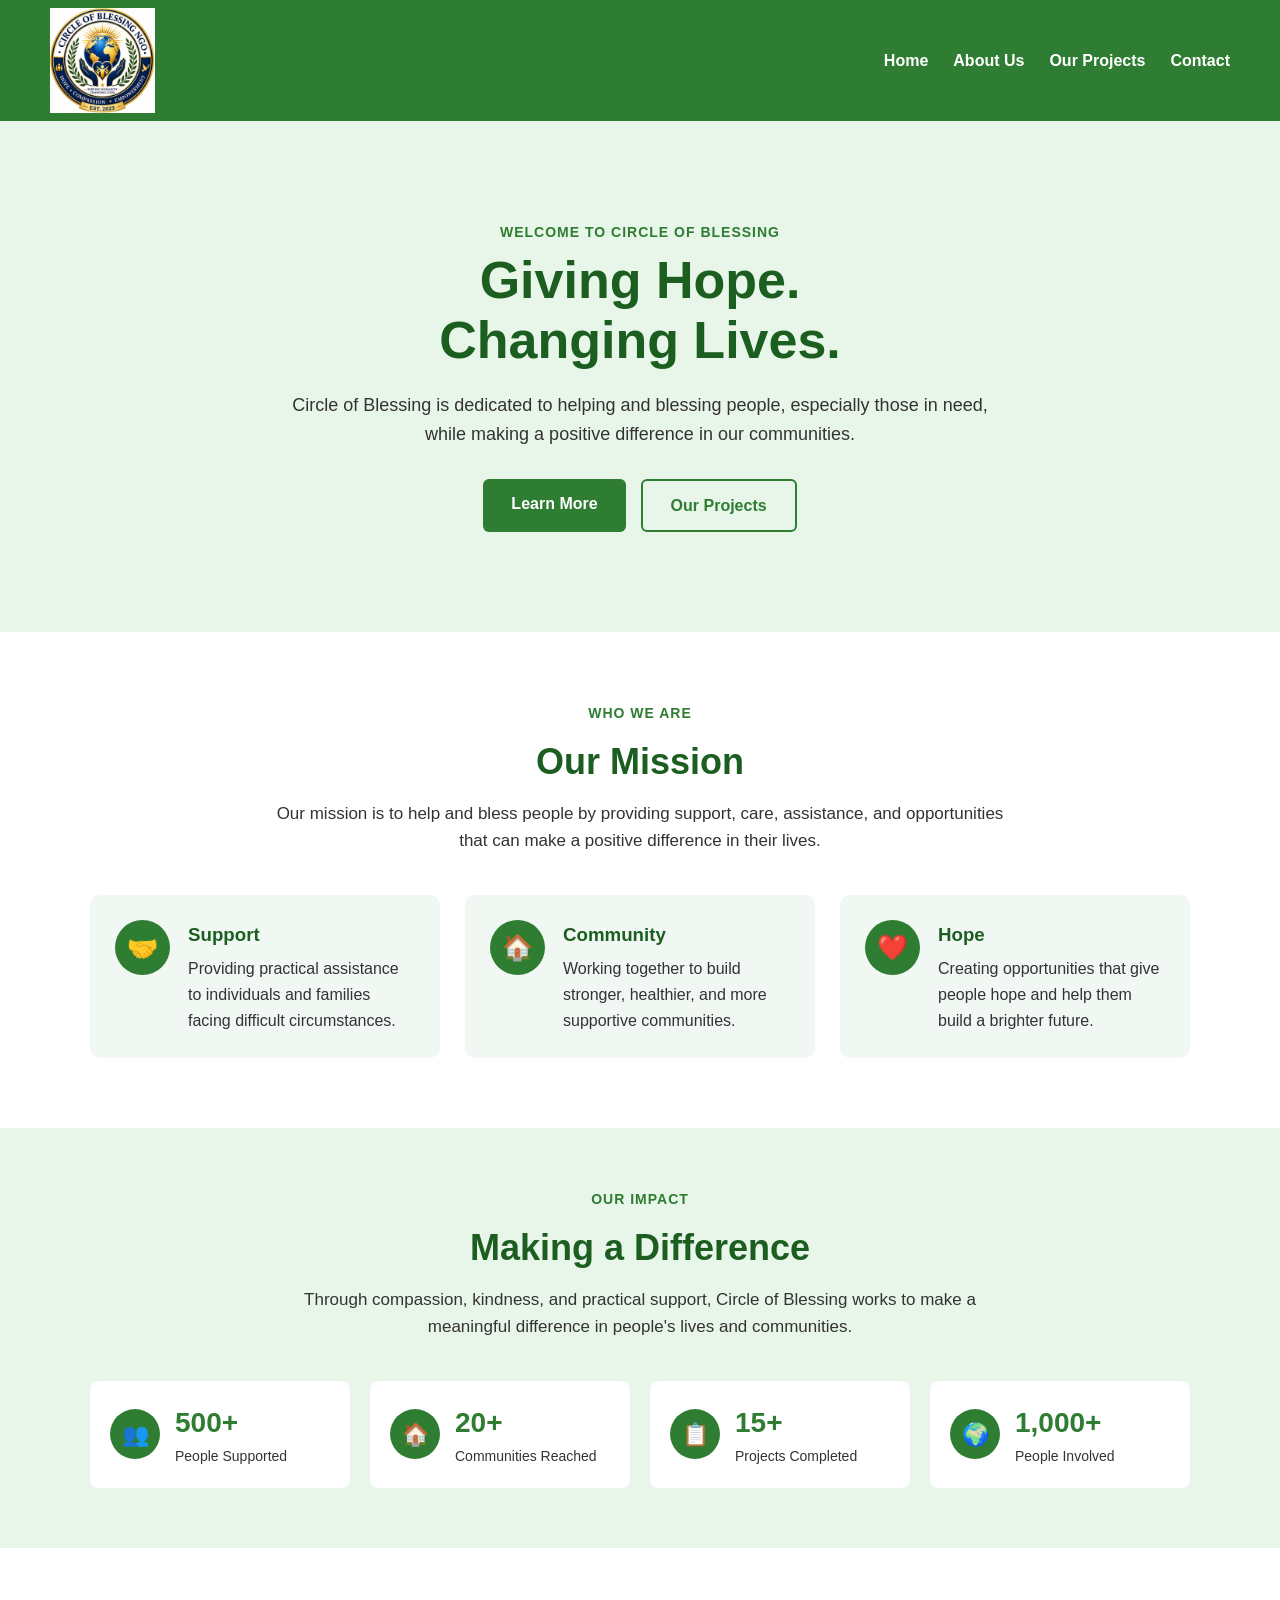
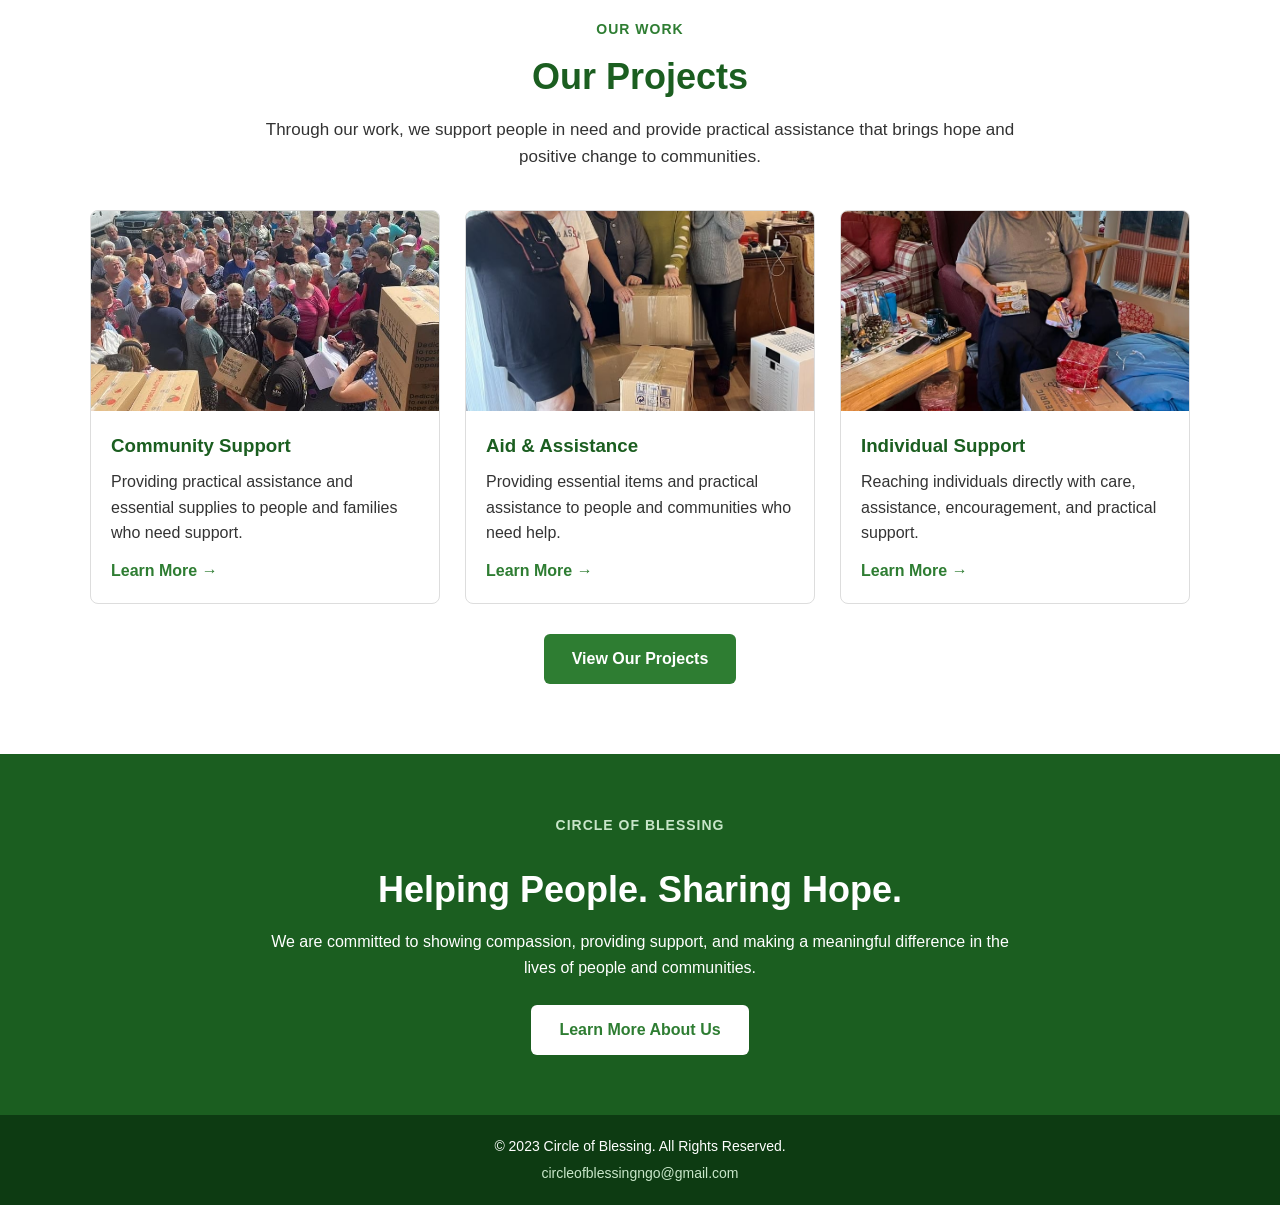
<file: index.html>
<!DOCTYPE html>
<html lang="en">
<head>
    <meta charset="UTF-8">
    <meta name="viewport" content="width=device-width, initial-scale=1.0">

    <meta name="description"
          content="Circle of Blessing is dedicated to helping and blessing people through compassion, support, and community service.">

    <title>Circle of Blessing | Helping People. Sharing Hope.</title>

    <link rel="stylesheet" href="css/style.css">
    <link rel="icon" type="image/png" href="images/logo.png">
</head>

<body>

<header>
    <nav class="navbar">

        <a href="index.html" class="logo">
            <img src="images/logo.png" alt="Circle of Blessing Logo">
        </a>

        <ul class="nav-links">
            <li><a href="index.html">Home</a></li>
            <li><a href="about.html">About Us</a></li>
            <li><a href="projects.html">Our Projects</a></li>
            <li><a href="contact.html">Contact</a></li>
        </ul>

    </nav>
</header>


<!-- HERO SECTION -->

<section class="hero">

    <div class="hero-content">

        <div class="hero-text">

            <p class="small-heading">
                WELCOME TO CIRCLE OF BLESSING
            </p>

            <h1>
                Giving Hope.<br>
                Changing Lives.
            </h1>

            <p>
                Circle of Blessing is dedicated to helping and blessing people,
                especially those in need, while making a positive difference
                in our communities.
            </p>

            <div class="hero-buttons">

                <a href="about.html" class="button">
                    Learn More
                </a>

                <a href="projects.html" class="button button-outline">
                    Our Projects
                </a>

            </div>

        </div>

    </div>

</section>


<!-- MISSION SECTION -->

<section class="mission-section">

    <div class="section-heading">

        <p class="small-heading">
            WHO WE ARE
        </p>

        <h2>
            Our Mission
        </h2>

        <p>
            Our mission is to help and bless people by providing support,
            care, assistance, and opportunities that can make a positive
            difference in their lives.
        </p>

    </div>


    <div class="mission-container">

        <div class="mission-card">

            <div class="mission-icon">
                🤝
            </div>

            <div>
                <h3>Support</h3>

                <p>
                    Providing practical assistance to individuals and
                    families facing difficult circumstances.
                </p>
            </div>

        </div>


        <div class="mission-card">

            <div class="mission-icon">
                🏠
            </div>

            <div>
                <h3>Community</h3>

                <p>
                    Working together to build stronger, healthier,
                    and more supportive communities.
                </p>
            </div>

        </div>


        <div class="mission-card">

            <div class="mission-icon">
                ❤️
            </div>

            <div>
                <h3>Hope</h3>

                <p>
                    Creating opportunities that give people hope
                    and help them build a brighter future.
                </p>
            </div>

        </div>

    </div>

</section>


<!-- IMPACT SECTION -->

<section class="impact-section">

    <div class="section-heading">

        <p class="small-heading">
            OUR IMPACT
        </p>

        <h2>
            Making a Difference
        </h2>

        <p>
            Through compassion, kindness, and practical support,
            Circle of Blessing works to make a meaningful difference
            in people's lives and communities.
        </p>

    </div>


    <div class="impact-container">

        <div class="impact-card">

            <div class="impact-icon">
                👥
            </div>

            <div>
                <h3>500+</h3>
                <p>People Supported</p>
            </div>

        </div>


        <div class="impact-card">

            <div class="impact-icon">
                🏠
            </div>

            <div>
                <h3>20+</h3>
                <p>Communities Reached</p>
            </div>

        </div>


        <div class="impact-card">

            <div class="impact-icon">
                📋
            </div>

            <div>
                <h3>15+</h3>
                <p>Projects Completed</p>
            </div>

        </div>


        <div class="impact-card">

            <div class="impact-icon">
                🌍
            </div>

            <div>
                <h3>1,000+</h3>
                <p>People Involved</p>
            </div>

        </div>

    </div>

</section>


<!-- PROJECTS SECTION -->

<section class="projects-section">

    <div class="section-heading">

        <p class="small-heading">
            OUR WORK
        </p>

        <h2>
            Our Projects
        </h2>

        <p>
            Through our work, we support people in need and provide
            practical assistance that brings hope and positive change
            to communities.
        </p>

    </div>


    <div class="projects-container">


        <!-- PROJECT 1 -->

        <div class="project-card">

            <img src="images/community-support.jpg"
                 alt="Community support project">

            <div class="project-content">

                <h3>
                    Community Support
                </h3>

                <p>
                    Providing practical assistance and essential
                    supplies to people and families who need support.
                </p>

                <a href="projects.html">
                    Learn More →
                </a>

            </div>

        </div>


        <!-- PROJECT 2 -->

        <div class="project-card">

            <img src="images/donations.jpg"
                 alt="Aid and assistance project">

            <div class="project-content">

                <h3>
                    Aid & Assistance
                </h3>

                <p>
                    Providing essential items and practical assistance
                    to people and communities who need help.
                </p>

                <a href="projects.html">
                    Learn More →
                </a>

            </div>

        </div>


        <!-- PROJECT 3 -->

        <div class="project-card">

            <img src="images/individual-support.jpg"
                 alt="Individual support project">

            <div class="project-content">

                <h3>
                    Individual Support
                </h3>

                <p>
                    Reaching individuals directly with care, assistance,
                    encouragement, and practical support.
                </p>

                <a href="projects.html">
                    Learn More →
                </a>

            </div>

        </div>

    </div>


    <div class="projects-button">

        <a href="projects.html" class="button">
            View Our Projects
        </a>

    </div>

</section>


<!-- CALL TO ACTION -->

<section class="cta-section">

    <div class="cta-content">

        <p class="small-heading">
            CIRCLE OF BLESSING
        </p>

        <h2>
            Helping People. Sharing Hope.
        </h2>

        <p>
            We are committed to showing compassion, providing support,
            and making a meaningful difference in the lives of people
            and communities.
        </p>

        <a href="about.html" class="button cta-button">
            Learn More About Us
        </a>

    </div>

</section>


<!-- FOOTER -->

<footer>

    <p>
        &copy; 2023 Circle of Blessing. All Rights Reserved.
    </p>

    <p class="footer-website">
        circleofblessingngo@gmail.com
    </p>

</footer>

</body>
</html>
</file>
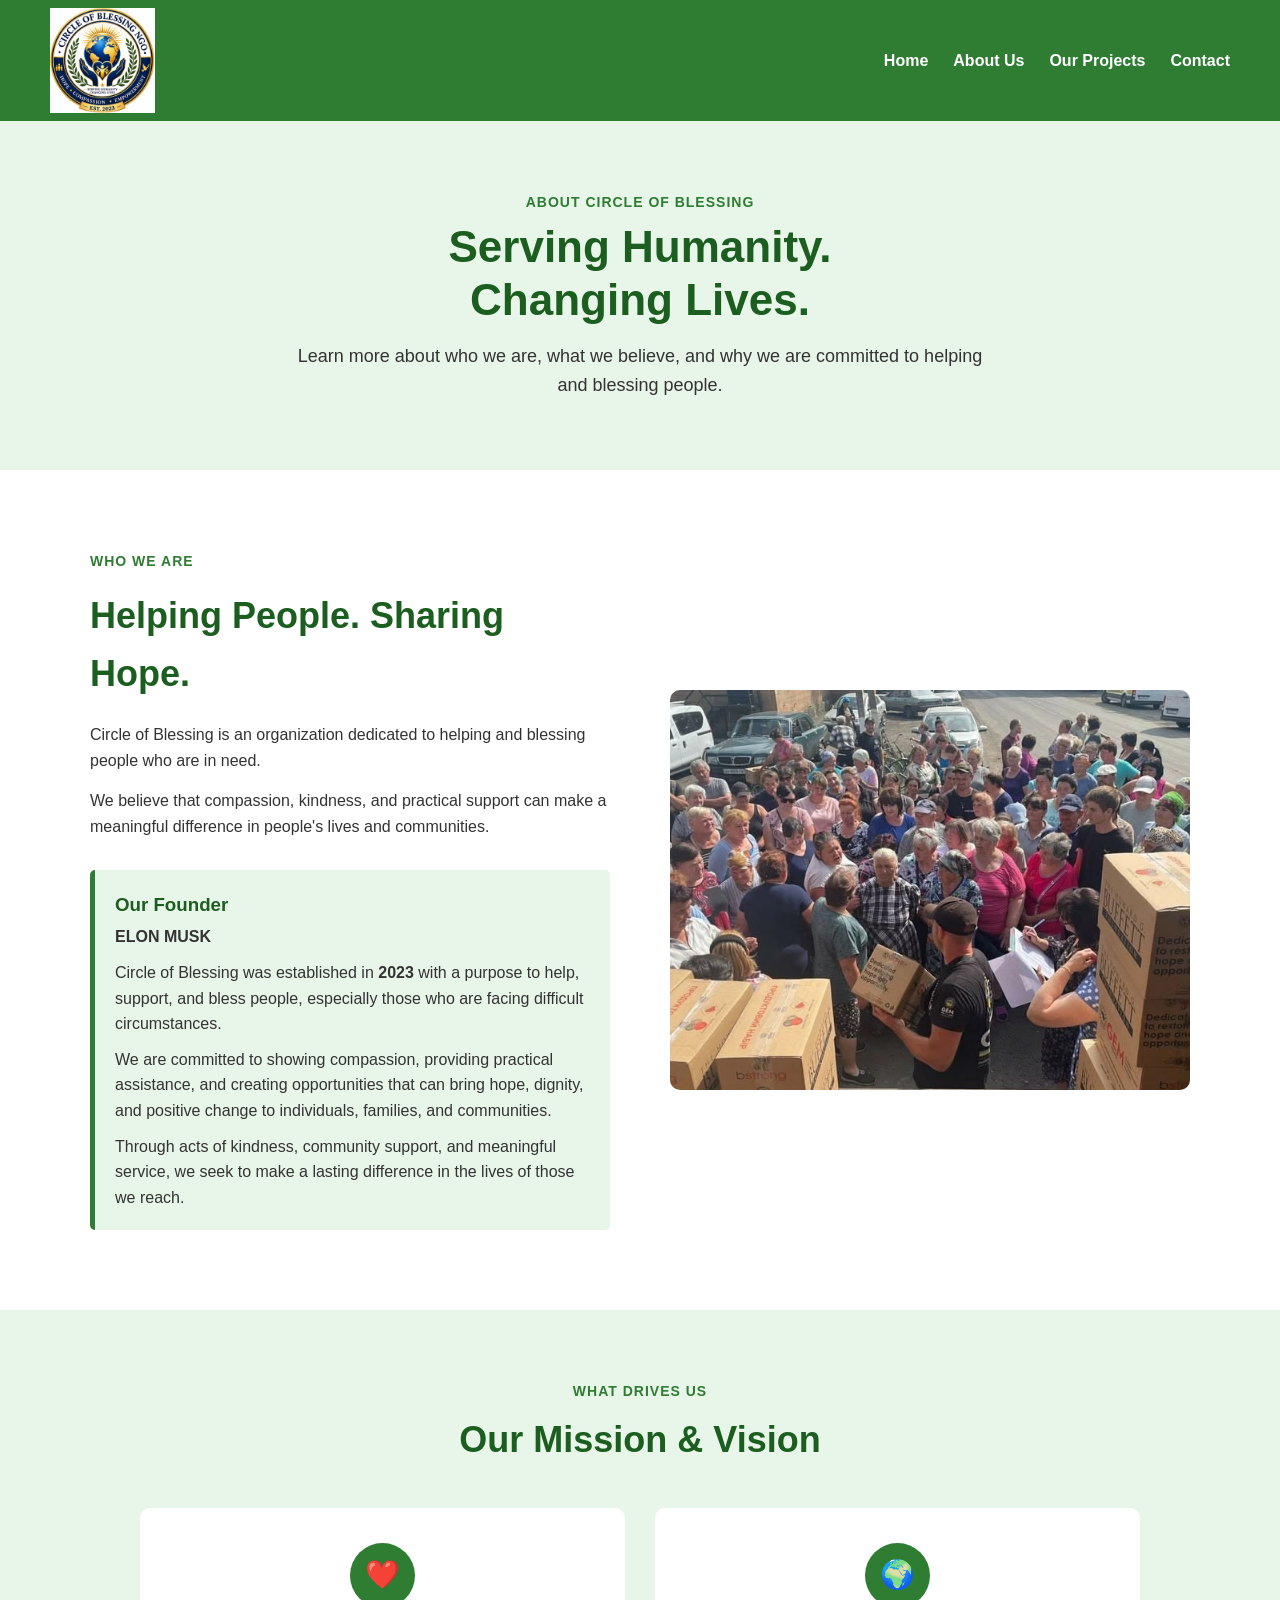
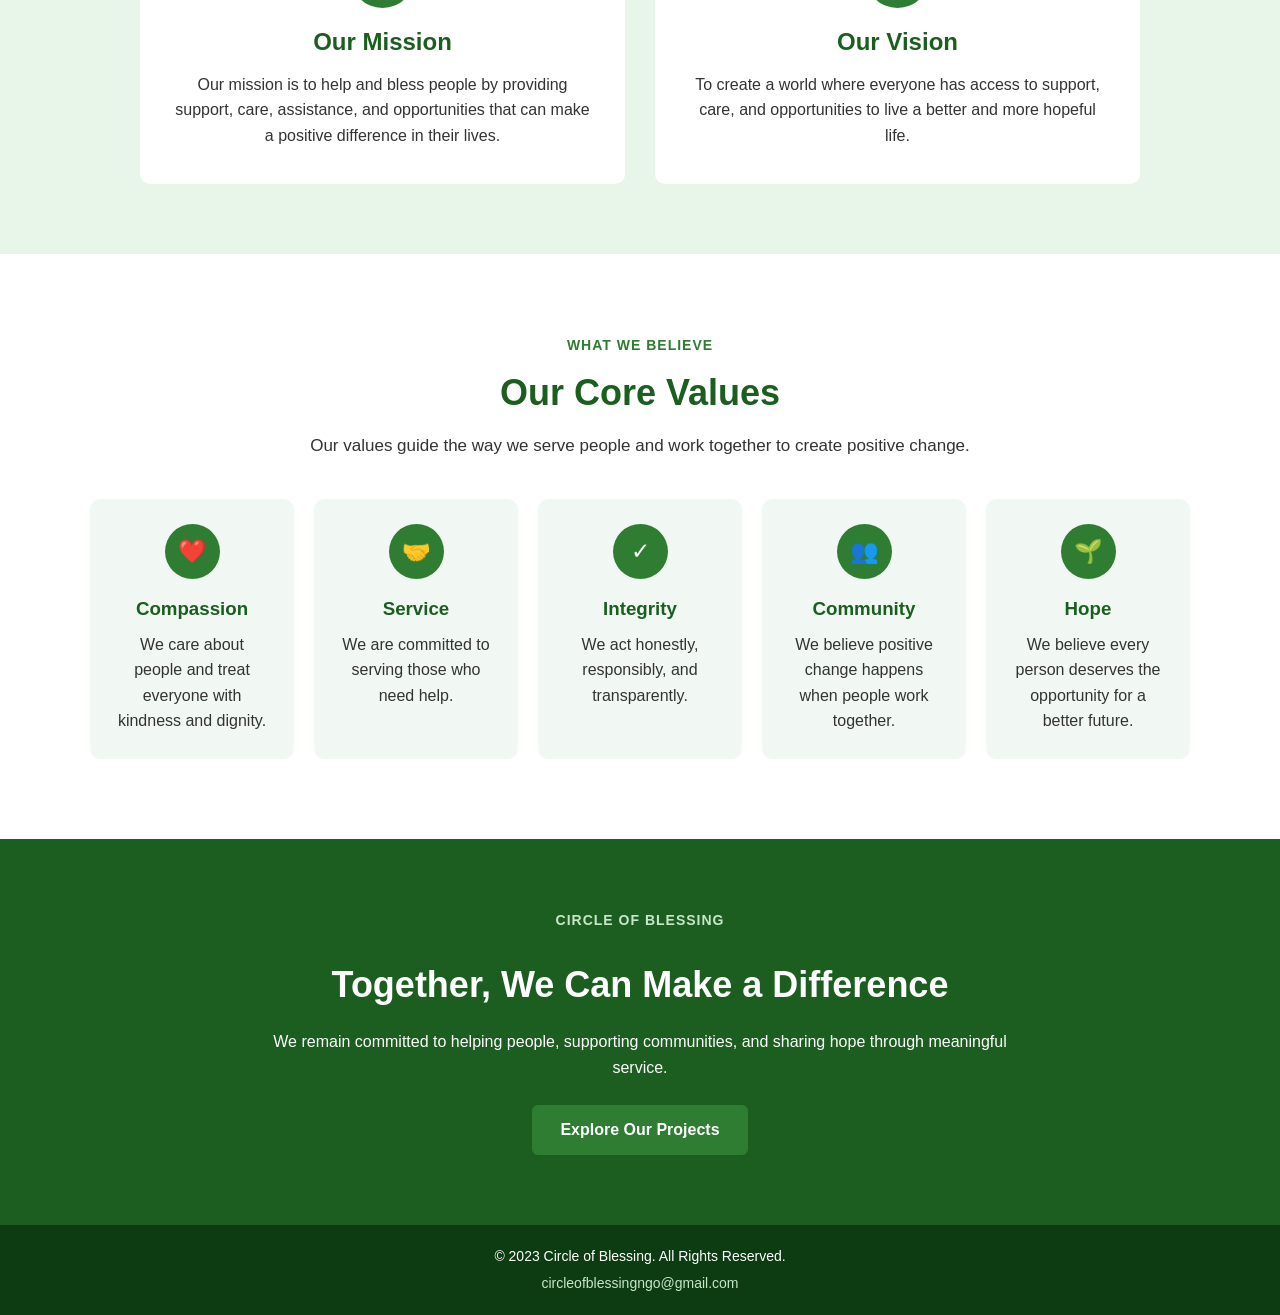
<file: about.html>
<!DOCTYPE html>
<html lang="en">
<head>
    <meta charset="UTF-8">
    <meta name="viewport" content="width=device-width, initial-scale=1.0">

    <meta name="description"
          content="Learn about Circle of Blessing, our mission, vision, values, founder, and commitment to helping people.">

    <title>About Us | Circle of Blessing</title>

    <link rel="stylesheet" href="css/style.css">
    <link rel="icon" type="image/png" href="images/logo.png">
</head>

<body>

<header>

    <nav class="navbar">

        <a href="index.html" class="logo">
            <img src="images/logo.png" alt="Circle of Blessing Logo">
        </a>

        <ul class="nav-links">
            <li><a href="index.html">Home</a></li>
            <li><a href="about.html">About Us</a></li>
            <li><a href="projects.html">Our Projects</a></li>
            <li><a href="contact.html">Contact</a></li>
        </ul>

    </nav>

</header>


<!-- PAGE HERO -->

<section class="page-hero">

    <div>

        <p class="small-heading">
            ABOUT CIRCLE OF BLESSING
        </p>

        <h1>
            Serving Humanity.<br>
            Changing Lives.
        </h1>

        <p>
            Learn more about who we are, what we believe,
            and why we are committed to helping and blessing people.
        </p>

    </div>

</section>


<!-- ABOUT -->

<section class="about-section">

    <div class="about-content">

        <div class="about-text">

            <p class="small-heading">
                WHO WE ARE
            </p>

            <h2>
                Helping People. Sharing Hope.
            </h2>

            <p>
                Circle of Blessing is an organization dedicated
                to helping and blessing people who are in need.
            </p>

            <p>
                We believe that compassion, kindness, and practical
                support can make a meaningful difference in people's
                lives and communities.
            </p>


            <div class="founder-info">

                <h3>
                    Our Founder
                </h3>

                <p>
                    <strong>ELON MUSK</strong>
                </p>

                <p>
                    Circle of Blessing was established in
                    <strong>2023</strong> with a purpose to help,
                    support, and bless people, especially those who
                    are facing difficult circumstances.
                </p>

                <p>
                    We are committed to showing compassion,
                    providing practical assistance, and creating
                    opportunities that can bring hope, dignity,
                    and positive change to individuals, families,
                    and communities.
                </p>

                <p>
                    Through acts of kindness, community support,
                    and meaningful service, we seek to make a
                    lasting difference in the lives of those we reach.
                </p>

            </div>

        </div>


        <div class="about-image">

            <img src="images/community-support.jpg"
                 alt="Circle of Blessing community support">

        </div>

    </div>

</section>


<!-- MISSION AND VISION -->

<section class="mission-vision">

    <div class="section-heading">

        <p class="small-heading">
            WHAT DRIVES US
        </p>

        <h2>
            Our Mission & Vision
        </h2>

    </div>


    <div class="mission-vision-container">


        <div class="info-card">

            <div class="info-icon">
                ❤️
            </div>

            <h3>
                Our Mission
            </h3>

            <p>
                Our mission is to help and bless people by providing
                support, care, assistance, and opportunities that can
                make a positive difference in their lives.
            </p>

        </div>


        <div class="info-card">

            <div class="info-icon">
                🌍
            </div>

            <h3>
                Our Vision
            </h3>

            <p>
                To create a world where everyone has access to support,
                care, and opportunities to live a better and more
                hopeful life.
            </p>

        </div>

    </div>

</section>


<!-- VALUES -->

<section class="values-section">

    <div class="section-heading">

        <p class="small-heading">
            WHAT WE BELIEVE
        </p>

        <h2>
            Our Core Values
        </h2>

        <p>
            Our values guide the way we serve people and work together
            to create positive change.
        </p>

    </div>


    <div class="values-container">


        <div class="value-card">

            <div class="value-icon">
                ❤️
            </div>

            <h3>
                Compassion
            </h3>

            <p>
                We care about people and treat everyone with kindness
                and dignity.
            </p>

        </div>


        <div class="value-card">

            <div class="value-icon">
                🤝
            </div>

            <h3>
                Service
            </h3>

            <p>
                We are committed to serving those who need help.
            </p>

        </div>


        <div class="value-card">

            <div class="value-icon">
                ✓
            </div>

            <h3>
                Integrity
            </h3>

            <p>
                We act honestly, responsibly, and transparently.
            </p>

        </div>


        <div class="value-card">

            <div class="value-icon">
                👥
            </div>

            <h3>
                Community
            </h3>

            <p>
                We believe positive change happens when people
                work together.
            </p>

        </div>


        <div class="value-card">

            <div class="value-icon">
                🌱
            </div>

            <h3>
                Hope
            </h3>

            <p>
                We believe every person deserves the opportunity
                for a better future.
            </p>

        </div>

    </div>

</section>


<!-- CTA -->

<section class="about-cta">

    <div>

        <p class="small-heading">
            CIRCLE OF BLESSING
        </p>

        <h2>
            Together, We Can Make a Difference
        </h2>

        <p>
            We remain committed to helping people, supporting
            communities, and sharing hope through meaningful service.
        </p>

        <a href="projects.html" class="button">
            Explore Our Projects
        </a>

    </div>

</section>


<!-- FOOTER -->

<footer>

    <p>
        &copy; 2023 Circle of Blessing. All Rights Reserved.
    </p>

    <p class="footer-website">
        circleofblessingngo@gmail.com
    </p>

</footer>

</body>
</html>
</file>
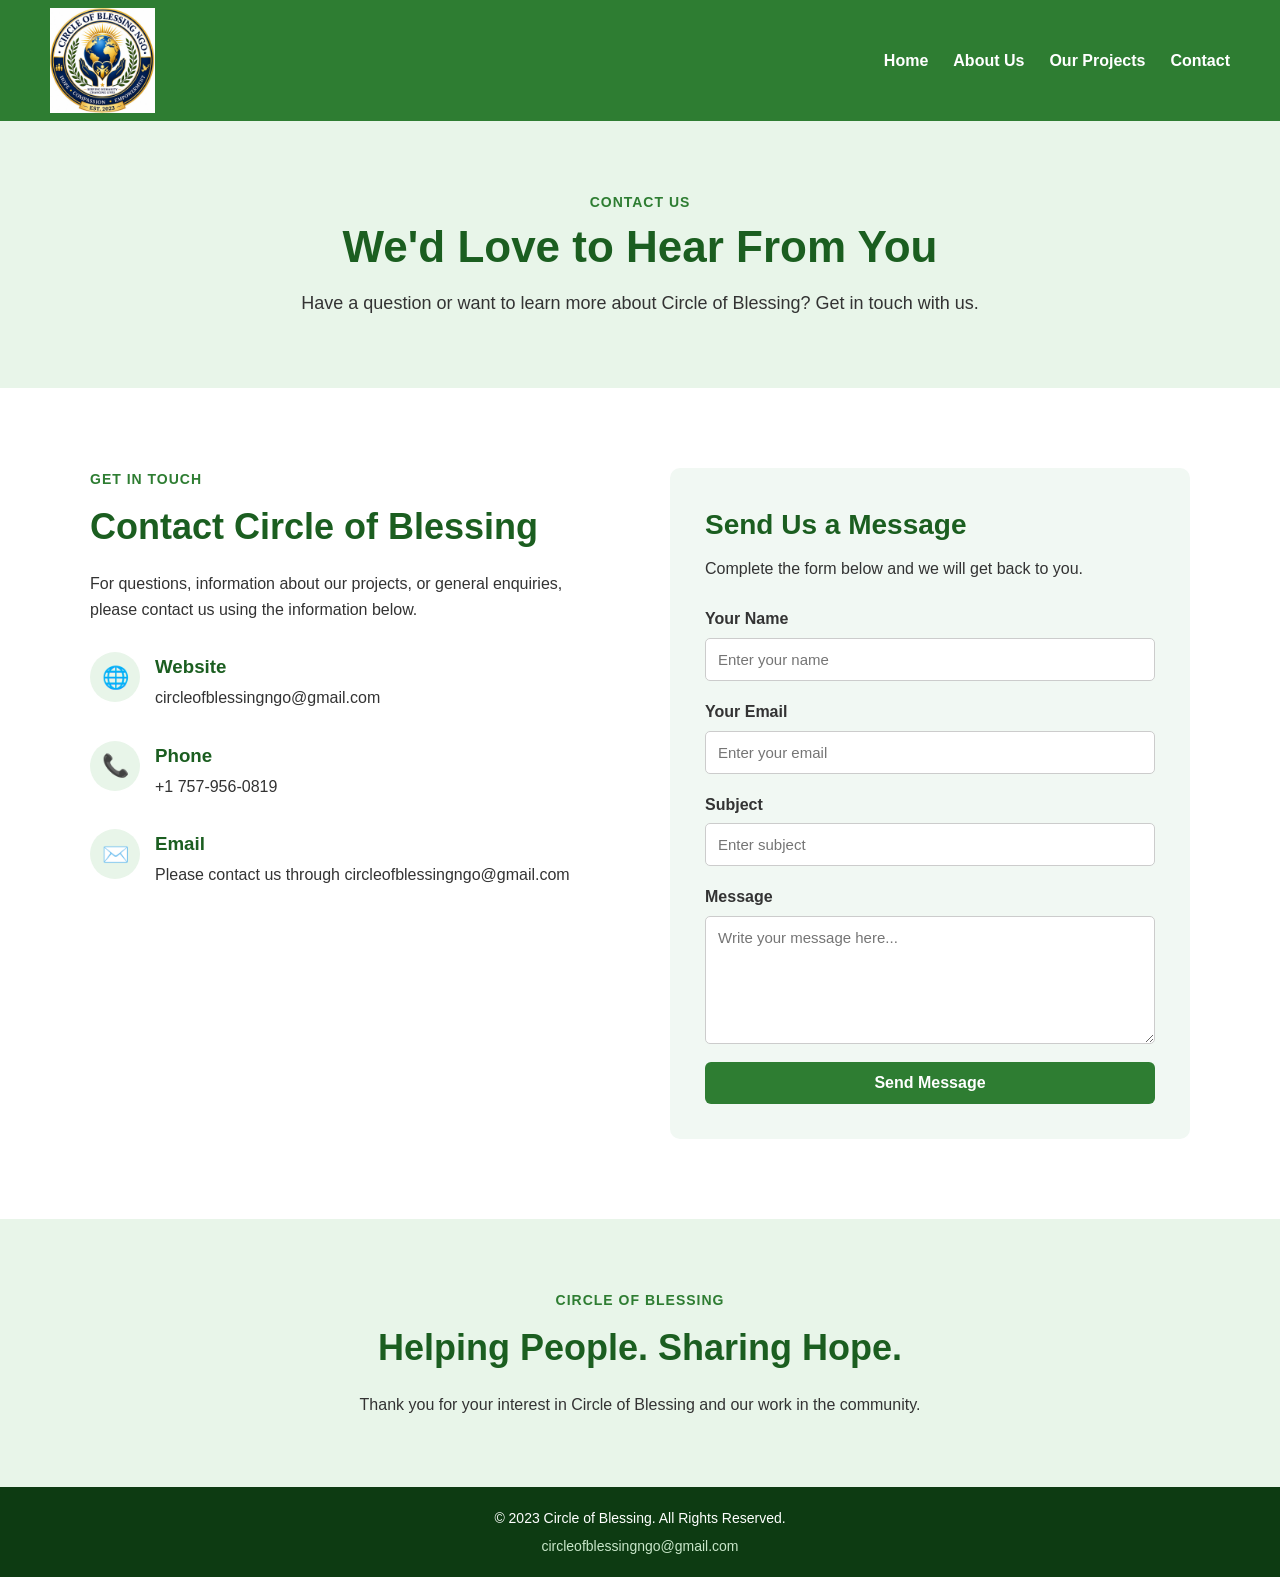
<file: contact.html>
<!DOCTYPE html>
<html lang="en">
<head>
    <meta charset="UTF-8">
    <meta name="viewport" content="width=device-width, initial-scale=1.0">

    <meta name="description"
          content="Contact Circle of Blessing for information about our organization, projects, and community support work.">

    <title>Contact Us | Circle of Blessing</title>

    <link rel="stylesheet" href="css/style.css">
    <link rel="icon" type="image/png" href="images/logo.png">
</head>

<body>

<header>

    <nav class="navbar">

        <a href="index.html" class="logo">
            <img src="images/logo.png" alt="Circle of Blessing Logo">
        </a>

        <ul class="nav-links">
            <li><a href="index.html">Home</a></li>
            <li><a href="about.html">About Us</a></li>
            <li><a href="projects.html">Our Projects</a></li>
            <li><a href="contact.html">Contact</a></li>
        </ul>

    </nav>

</header>


<!-- PAGE HERO -->

<section class="page-hero">

    <div>

        <p class="small-heading">
            CONTACT US
        </p>

        <h1>
            We'd Love to Hear From You
        </h1>

        <p>
            Have a question or want to learn more about
            Circle of Blessing? Get in touch with us.
        </p>

    </div>

</section>


<!-- CONTACT SECTION -->

<section class="contact-section">

    <div class="contact-container">


        <!-- CONTACT INFORMATION -->

        <div class="contact-info">

            <p class="small-heading">
                GET IN TOUCH
            </p>

            <h2>
                Contact Circle of Blessing
            </h2>

            <p>
                For questions, information about our projects,
                or general enquiries, please contact us using
                the information below.
            </p>


            <!-- WEBSITE -->

            <div class="contact-item">

                <div class="contact-icon">
                    🌐
                </div>

                <div>

                    <h3>
                        Website
                    </h3>

                    <p>
                        circleofblessingngo@gmail.com
                    </p>

                </div>

            </div>


            <!-- PHONE -->

            <div class="contact-item">

                <div class="contact-icon">
                    📞
                </div>

                <div>

                    <h3>
                        Phone
                    </h3>

                    <p>
                        +1 757-956-0819
                    </p>

                </div>

            </div>


            <!-- EMAIL -->

            <div class="contact-item">

                <div class="contact-icon">
                    ✉️
                </div>

                <div>

                    <h3>
                        Email
                    </h3>

                    <p>
                        Please contact us through
                        circleofblessingngo@gmail.com
                    </p>

                </div>

            </div>

        </div>


        <!-- CONTACT FORM -->

        <div class="contact-form-container">

            <h2>
                Send Us a Message
            </h2>

            <p>
                Complete the form below and we will get back to you.
            </p>


            <form action="#" method="post">

                <label for="name">
                    Your Name
                </label>

                <input
                    type="text"
                    id="name"
                    name="name"
                    placeholder="Enter your name"
                    required
                >


                <label for="email">
                    Your Email
                </label>

                <input
                    type="email"
                    id="email"
                    name="email"
                    placeholder="Enter your email"
                    required
                >


                <label for="subject">
                    Subject
                </label>

                <input
                    type="text"
                    id="subject"
                    name="subject"
                    placeholder="Enter subject"
                    required
                >


                <label for="message">
                    Message
                </label>

                <textarea
                    id="message"
                    name="message"
                    rows="6"
                    placeholder="Write your message here..."
                    required
                ></textarea>


                <button type="submit" class="button">
                    Send Message
                </button>

            </form>

        </div>

    </div>

</section>


<!-- BOTTOM SECTION -->

<section class="contact-bottom">

    <div>

        <p class="small-heading">
            CIRCLE OF BLESSING
        </p>

        <h2>
            Helping People. Sharing Hope.
        </h2>

        <p>
            Thank you for your interest in Circle of Blessing
            and our work in the community.
        </p>

    </div>

</section>


<!-- FOOTER -->

<footer>

    <p>
        &copy; 2023 Circle of Blessing. All Rights Reserved.
    </p>

    <p class="footer-website">
        circleofblessingngo@gmail.com
    </p>

</footer>

</body>
</html>
</file>
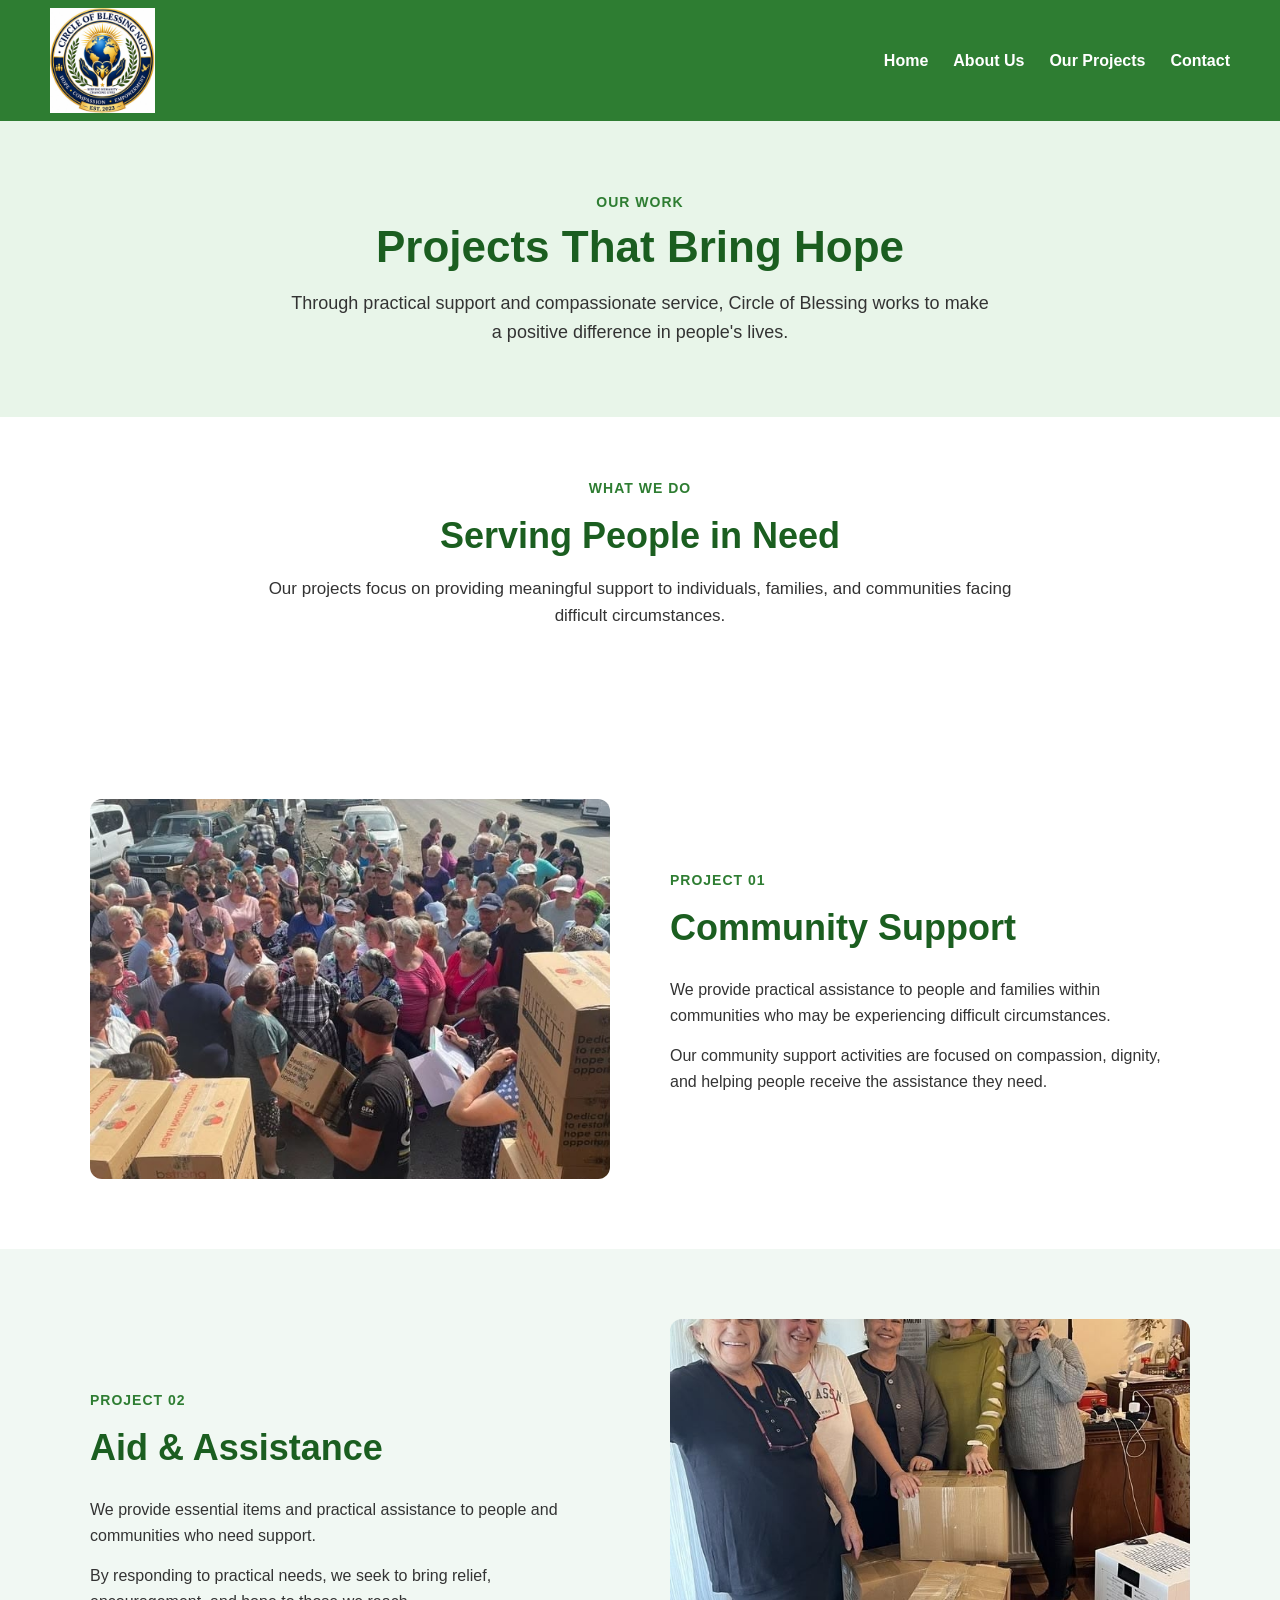
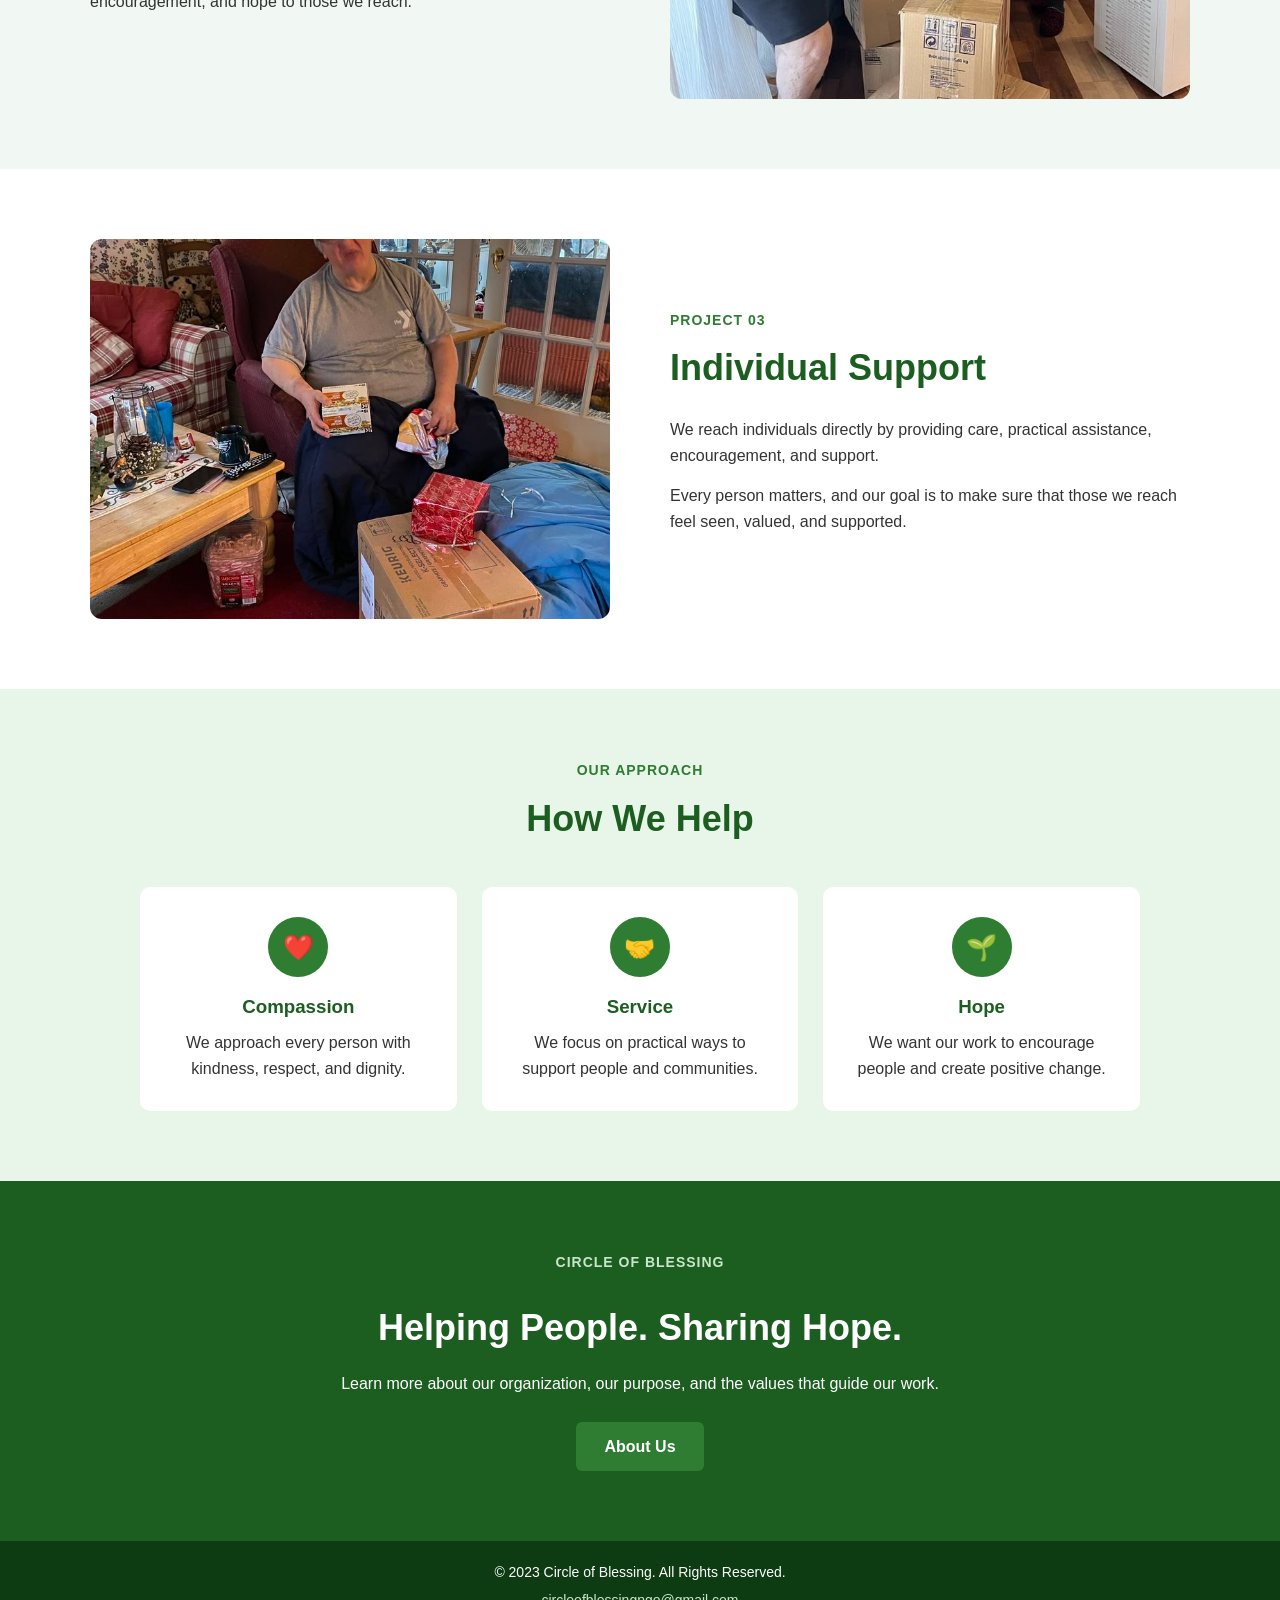
<file: projects.html>
<!DOCTYPE html>
<html lang="en">
<head>
    <meta charset="UTF-8">
    <meta name="viewport" content="width=device-width, initial-scale=1.0">

    <meta name="description"
          content="Explore Circle of Blessing projects supporting people and communities through practical assistance and compassionate service.">

    <title>Our Projects | Circle of Blessing</title>

    <link rel="stylesheet" href="css/style.css">
    <link rel="icon" type="image/png" href="images/logo.png">
</head>

<body>

<header>

    <nav class="navbar">

        <a href="index.html" class="logo">
            <img src="images/logo.png" alt="Circle of Blessing Logo">
        </a>

        <ul class="nav-links">
            <li><a href="index.html">Home</a></li>
            <li><a href="about.html">About Us</a></li>
            <li><a href="projects.html">Our Projects</a></li>
            <li><a href="contact.html">Contact</a></li>
        </ul>

    </nav>

</header>


<!-- PAGE HERO -->

<section class="page-hero">

    <div>

        <p class="small-heading">
            OUR WORK
        </p>

        <h1>
            Projects That Bring Hope
        </h1>

        <p>
            Through practical support and compassionate service,
            Circle of Blessing works to make a positive difference
            in people's lives.
        </p>

    </div>

</section>


<!-- INTRO -->

<section class="projects-intro">

    <div class="section-heading">

        <p class="small-heading">
            WHAT WE DO
        </p>

        <h2>
            Serving People in Need
        </h2>

        <p>
            Our projects focus on providing meaningful support
            to individuals, families, and communities facing
            difficult circumstances.
        </p>

    </div>

</section>


<!-- PROJECT 1 -->

<section class="project-detail">

    <div class="project-detail-container">

        <div class="project-detail-image">

            <img src="images/community-support.jpg"
                 alt="Community support activity">

        </div>


        <div class="project-detail-text">

            <p class="small-heading">
                PROJECT 01
            </p>

            <h2>
                Community Support
            </h2>

            <p>
                We provide practical assistance to people and
                families within communities who may be experiencing
                difficult circumstances.
            </p>

            <p>
                Our community support activities are focused on
                compassion, dignity, and helping people receive
                the assistance they need.
            </p>

        </div>

    </div>

</section>


<!-- PROJECT 2 -->

<section class="project-detail project-detail-reverse">

    <div class="project-detail-container">

        <div class="project-detail-image">

            <img src="images/donations.jpg"
                 alt="Aid and essential supplies">

        </div>


        <div class="project-detail-text">

            <p class="small-heading">
                PROJECT 02
            </p>

            <h2>
                Aid & Assistance
            </h2>

            <p>
                We provide essential items and practical assistance
                to people and communities who need support.
            </p>

            <p>
                By responding to practical needs, we seek to bring
                relief, encouragement, and hope to those we reach.
            </p>

        </div>

    </div>

</section>


<!-- PROJECT 3 -->

<section class="project-detail">

    <div class="project-detail-container">

        <div class="project-detail-image">

            <img src="images/individual-support.jpg"
                 alt="Individual support">

        </div>


        <div class="project-detail-text">

            <p class="small-heading">
                PROJECT 03
            </p>

            <h2>
                Individual Support
            </h2>

            <p>
                We reach individuals directly by providing care,
                practical assistance, encouragement, and support.
            </p>

            <p>
                Every person matters, and our goal is to make sure
                that those we reach feel seen, valued, and supported.
            </p>

        </div>

    </div>

</section>


<!-- HOW WE HELP -->

<section class="how-we-help">

    <div class="section-heading">

        <p class="small-heading">
            OUR APPROACH
        </p>

        <h2>
            How We Help
        </h2>

    </div>


    <div class="help-container">


        <div class="help-card">

            <div class="help-icon">
                ❤️
            </div>

            <h3>
                Compassion
            </h3>

            <p>
                We approach every person with kindness,
                respect, and dignity.
            </p>

        </div>


        <div class="help-card">

            <div class="help-icon">
                🤝
            </div>

            <h3>
                Service
            </h3>

            <p>
                We focus on practical ways to support people
                and communities.
            </p>

        </div>


        <div class="help-card">

            <div class="help-icon">
                🌱
            </div>

            <h3>
                Hope
            </h3>

            <p>
                We want our work to encourage people and
                create positive change.
            </p>

        </div>

    </div>

</section>


<!-- CTA -->

<section class="about-cta">

    <div>

        <p class="small-heading">
            CIRCLE OF BLESSING
        </p>

        <h2>
            Helping People. Sharing Hope.
        </h2>

        <p>
            Learn more about our organization, our purpose,
            and the values that guide our work.
        </p>

        <a href="about.html" class="button">
            About Us
        </a>

    </div>

</section>


<!-- FOOTER -->

<footer>

    <p>
        &copy; 2023 Circle of Blessing. All Rights Reserved.
    </p>

    <p class="footer-website">
        circleofblessingngo@gmail.com
    </p>

</footer>

</body>
</html>
</file>
<file: css/style.css>
/* =====================================================
   CIRCLE OF BLESSING
   MAIN STYLESHEET
===================================================== */


/* =====================================================
   GENERAL
===================================================== */

* {
    margin: 0;
    padding: 0;
    box-sizing: border-box;
}

html {
    scroll-behavior: smooth;
}

body {
    font-family: Arial, sans-serif;
    color: #333;
    line-height: 1.6;
    background-color: #fff;
}

img {
    max-width: 100%;
    display: block;
}

a {
    text-decoration: none;
}


/* =====================================================
   HEADER
===================================================== */

header {
    background-color: #2e7d32;
    padding: 8px 50px;
}

.navbar {
    max-width: 1200px;
    margin: auto;

    display: flex;
    justify-content: space-between;
    align-items: center;
}

.logo {
    display: flex;
    align-items: center;
}

.logo img {
    width: 105px;
    height: 105px;
    object-fit: contain;
}

.nav-links {
    list-style: none;

    display: flex;
    align-items: center;

    gap: 25px;
}

.nav-links li a {
    color: white;
    font-weight: bold;

    transition: 0.3s;
}

.nav-links li a:hover {
    color: #c8e6c9;
}


/* =====================================================
   BUTTONS
===================================================== */

.button {
    display: inline-block;

    background-color: #2e7d32;
    color: white;

    padding: 12px 28px;

    border-radius: 6px;

    font-weight: bold;

    transition: 0.3s;
}

.button:hover {
    background-color: #1b5e20;
    transform: translateY(-2px);
}

.button-outline {
    background-color: transparent;
    color: #2e7d32;

    border: 2px solid #2e7d32;
}

.button-outline:hover {
    background-color: #2e7d32;
    color: white;
}

.cta-button {
    background-color: white;
    color: #2e7d32;
}

.cta-button:hover {
    background-color: #c8e6c9;
    color: #1b5e20;
}


/* =====================================================
   SMALL HEADINGS
===================================================== */

.small-heading {
    color: #2e7d32;

    font-size: 14px;
    font-weight: bold;

    letter-spacing: 1px;

    margin-bottom: 8px;
}


/* =====================================================
   HOMEPAGE HERO
===================================================== */

.hero {
    background-color: #e8f5e9;
    text-align: center;
}

.hero-content {
    max-width: 900px;
    margin: auto;
}

.hero-text {
    padding: 100px 30px;
}

.hero h1 {
    font-size: 52px;
    line-height: 1.15;

    color: #1b5e20;

    margin-bottom: 20px;
}

.hero-text > p:not(.small-heading) {
    max-width: 700px;

    margin: 0 auto 30px;

    font-size: 18px;
}

.hero-buttons {
    display: flex;
    justify-content: center;

    gap: 15px;

    flex-wrap: wrap;
}


/* =====================================================
   SECTION HEADINGS
===================================================== */

.section-heading {
    max-width: 750px;

    margin: 0 auto 40px;

    text-align: center;
}

.section-heading h2 {
    color: #1b5e20;

    font-size: 36px;

    margin-bottom: 10px;
}

.section-heading p:last-child {
    font-size: 17px;
}


/* =====================================================
   MISSION
===================================================== */

.mission-section {
    padding: 70px 30px;
    background-color: white;
}

.mission-container {
    max-width: 1100px;

    margin: auto;

    display: grid;

    grid-template-columns: repeat(3, 1fr);

    gap: 25px;
}

.mission-card {
    background-color: #f1f8f3;

    padding: 25px;

    border-radius: 10px;

    display: flex;

    gap: 18px;

    align-items: flex-start;
}

.mission-icon {
    min-width: 55px;

    height: 55px;

    border-radius: 50%;

    background-color: #2e7d32;

    color: white;

    display: flex;

    align-items: center;
    justify-content: center;

    font-size: 25px;
}

.mission-card h3 {
    color: #1b5e20;

    margin-bottom: 7px;
}


/* =====================================================
   IMPACT
===================================================== */

.impact-section {
    padding: 60px 30px;

    background-color: #e8f5e9;
}

.impact-container {
    max-width: 1100px;

    margin: auto;

    display: grid;

    grid-template-columns: repeat(4, 1fr);

    gap: 20px;
}

.impact-card {
    background-color: white;

    padding: 20px;

    border-radius: 8px;

    display: flex;

    align-items: center;

    gap: 15px;
}

.impact-icon {
    min-width: 50px;

    height: 50px;

    border-radius: 50%;

    background-color: #2e7d32;

    color: white;

    display: flex;

    align-items: center;
    justify-content: center;

    font-size: 22px;
}

.impact-card h3 {
    color: #2e7d32;

    font-size: 28px;
}

.impact-card p {
    font-size: 14px;
}


/* =====================================================
   PROJECTS
===================================================== */

.projects-section {
    padding: 70px 30px;
}

.projects-container {
    max-width: 1100px;

    margin: auto;

    display: grid;

    grid-template-columns: repeat(3, 1fr);

    gap: 25px;
}

.project-card {
    border: 1px solid #ddd;

    border-radius: 8px;

    overflow: hidden;

    background-color: white;

    transition: 0.3s;
}

.project-card:hover {
    transform: translateY(-5px);

    box-shadow:
        0 10px 25px rgba(0, 0, 0, 0.08);
}

.project-card img {
    width: 100%;

    height: 200px;

    object-fit: cover;
}

.project-content {
    padding: 20px;
}

.project-content h3 {
    color: #1b5e20;

    margin-bottom: 8px;
}

.project-content p {
    margin-bottom: 12px;
}

.project-content a {
    color: #2e7d32;

    font-weight: bold;
}

.projects-button {
    text-align: center;

    margin-top: 30px;
}


/* =====================================================
   CTA
===================================================== */

.cta-section {
    background-color: #1b5e20;

    color: white;

    padding: 60px 30px;

    text-align: center;
}

.cta-content {
    max-width: 750px;

    margin: auto;
}

.cta-section .small-heading {
    color: #c8e6c9;
}

.cta-section h2 {
    font-size: 36px;

    margin-bottom: 10px;
}

.cta-section p {
    margin-bottom: 25px;
}


/* =====================================================
   PAGE HERO
===================================================== */

.page-hero {
    background-color: #e8f5e9;

    text-align: center;

    padding: 70px 30px;
}

.page-hero h1 {
    color: #1b5e20;

    font-size: 44px;

    line-height: 1.2;

    margin-bottom: 15px;
}

.page-hero p:last-child {
    max-width: 700px;

    margin: auto;

    font-size: 18px;
}


/* =====================================================
   ABOUT
===================================================== */

.about-section {
    padding: 80px 30px;
}

.about-content {
    max-width: 1100px;

    margin: auto;

    display: grid;

    grid-template-columns: 1fr 1fr;

    gap: 60px;

    align-items: center;
}

.about-text h2 {
    color: #1b5e20;

    font-size: 36px;

    margin-bottom: 20px;
}

.about-text > p {
    margin-bottom: 15px;
}

.about-image img {
    width: 100%;

    height: 400px;

    object-fit: cover;

    border-radius: 10px;
}


/* =====================================================
   FOUNDER
===================================================== */

.founder-info {
    margin-top: 30px;

    padding: 20px;

    background-color: #e8f5e9;

    border-left: 5px solid #2e7d32;

    border-radius: 5px;
}

.founder-info h3 {
    color: #1b5e20;

    margin-bottom: 5px;
}

.founder-info p {
    margin-bottom: 10px;
}

.founder-info p:last-child {
    margin-bottom: 0;
}


/* =====================================================
   MISSION & VISION
===================================================== */

.mission-vision {
    padding: 70px 30px;

    background-color: #e8f5e9;
}

.mission-vision-container {
    max-width: 1000px;

    margin: auto;

    display: grid;

    grid-template-columns: repeat(2, 1fr);

    gap: 30px;
}

.info-card {
    background-color: white;

    padding: 35px;

    text-align: center;

    border-radius: 10px;
}

.info-icon {
    width: 65px;
    height: 65px;

    margin: 0 auto 15px;

    border-radius: 50%;

    background-color: #2e7d32;

    color: white;

    display: flex;

    align-items: center;
    justify-content: center;

    font-size: 28px;
}

.info-card h3 {
    color: #1b5e20;

    font-size: 24px;

    margin-bottom: 10px;
}


/* =====================================================
   VALUES
===================================================== */

.values-section {
    padding: 80px 30px;
}

.values-container {
    max-width: 1100px;

    margin: auto;

    display: grid;

    grid-template-columns: repeat(5, 1fr);

    gap: 20px;
}

.value-card {
    padding: 25px;

    text-align: center;

    background-color: #f1f8f3;

    border-radius: 10px;
}

.value-icon {
    width: 55px;
    height: 55px;

    margin: 0 auto 15px;

    border-radius: 50%;

    background-color: #2e7d32;

    color: white;

    display: flex;

    align-items: center;
    justify-content: center;

    font-size: 23px;
}

.value-card h3 {
    color: #1b5e20;

    margin-bottom: 8px;
}


/* =====================================================
   ABOUT CTA
===================================================== */

.about-cta {
    padding: 70px 30px;

    background-color: #1b5e20;

    color: white;

    text-align: center;
}

.about-cta > div {
    max-width: 750px;

    margin: auto;
}

.about-cta .small-heading {
    color: #c8e6c9;
}

.about-cta h2 {
    font-size: 36px;

    margin-bottom: 15px;
}

.about-cta p {
    margin-bottom: 25px;
}


/* =====================================================
   PROJECT PAGE
===================================================== */

.projects-intro {
    padding: 60px 30px;
}

.project-detail {
    padding: 70px 30px;

    background-color: white;
}

.project-detail:nth-of-type(even) {
    background-color: #f1f8f3;
}

.project-detail-container {
    max-width: 1100px;

    margin: auto;

    display: grid;

    grid-template-columns: 1fr 1fr;

    gap: 60px;

    align-items: center;
}

.project-detail-reverse .project-detail-container {
    direction: rtl;
}

.project-detail-reverse .project-detail-text {
    direction: ltr;
}

.project-detail-image img {
    width: 100%;

    height: 380px;

    object-fit: cover;

    border-radius: 12px;
}

.project-detail-text h2 {
    color: #1b5e20;

    font-size: 36px;

    margin-bottom: 20px;
}

.project-detail-text p:not(.small-heading) {
    margin-bottom: 15px;
}


/* =====================================================
   HOW WE HELP
===================================================== */

.how-we-help {
    padding: 70px 30px;

    background-color: #e8f5e9;
}

.help-container {
    max-width: 1000px;

    margin: auto;

    display: grid;

    grid-template-columns: repeat(3, 1fr);

    gap: 25px;
}

.help-card {
    background-color: white;

    text-align: center;

    padding: 30px;

    border-radius: 10px;
}

.help-icon {
    width: 60px;
    height: 60px;

    margin: 0 auto 15px;

    background-color: #2e7d32;

    color: white;

    border-radius: 50%;

    display: flex;

    align-items: center;
    justify-content: center;

    font-size: 25px;
}

.help-card h3 {
    color: #1b5e20;

    margin-bottom: 8px;
}


/* =====================================================
   CONTACT
===================================================== */

.contact-section {
    padding: 80px 30px;
}

.contact-container {
    max-width: 1100px;

    margin: auto;

    display: grid;

    grid-template-columns: 1fr 1fr;

    gap: 60px;
}

.contact-info h2 {
    color: #1b5e20;

    font-size: 36px;

    margin-bottom: 15px;
}

.contact-item {
    display: flex;

    gap: 15px;

    margin-top: 30px;
}

.contact-icon {
    min-width: 50px;

    height: 50px;

    background-color: #e8f5e9;

    border-radius: 50%;

    display: flex;

    align-items: center;
    justify-content: center;

    font-size: 22px;
}

.contact-item h3 {
    color: #1b5e20;

    margin-bottom: 3px;
}


/* =====================================================
   CONTACT FORM
===================================================== */

.contact-form-container {
    background-color: #f1f8f3;

    padding: 35px;

    border-radius: 10px;
}

.contact-form-container h2 {
    color: #1b5e20;

    font-size: 28px;

    margin-bottom: 8px;
}

.contact-form-container > p {
    margin-bottom: 25px;
}

.contact-form-container form {
    display: flex;

    flex-direction: column;
}

.contact-form-container label {
    font-weight: bold;

    margin-bottom: 6px;

    color: #333;
}

.contact-form-container input,
.contact-form-container textarea {
    width: 100%;

    padding: 12px;

    margin-bottom: 18px;

    border: 1px solid #ccc;

    border-radius: 5px;

    font-family: Arial, sans-serif;

    font-size: 15px;
}

.contact-form-container textarea {
    resize: vertical;
}

.contact-form-container input:focus,
.contact-form-container textarea:focus {
    outline: none;

    border-color: #2e7d32;
}

.contact-form-container button {
    border: none;

    cursor: pointer;

    font-size: 16px;
}


/* =====================================================
   CONTACT BOTTOM
===================================================== */

.contact-bottom {
    padding: 70px 30px;

    background-color: #e8f5e9;

    text-align: center;
}

.contact-bottom > div {
    max-width: 750px;

    margin: auto;
}

.contact-bottom h2 {
    color: #1b5e20;

    font-size: 36px;

    margin-bottom: 15px;
}


/* =====================================================
   FOOTER
===================================================== */

footer {
    background-color: #0d3b12;

    color: white;

    text-align: center;

    padding: 20px;
}

footer p {
    margin: 0;

    font-size: 14px;
}

.footer-website {
    margin-top: 5px !important;

    color: #c8e6c9;
}


/* =====================================================
   TABLET
===================================================== */

@media (max-width: 900px) {

    header {
        padding: 8px 25px;
    }

    .nav-links {
        gap: 15px;
    }

    .mission-container {
        grid-template-columns: 1fr;
    }

    .impact-container {
        grid-template-columns: repeat(2, 1fr);
    }

    .projects-container {
        grid-template-columns: 1fr;
    }

    .about-content {
        grid-template-columns: 1fr;
    }

    .mission-vision-container {
        grid-template-columns: 1fr;
    }

    .values-container {
        grid-template-columns: repeat(2, 1fr);
    }

    .project-detail-container {
        grid-template-columns: 1fr;

        gap: 30px;
    }

    .project-detail-reverse .project-detail-container {
        direction: ltr;
    }

    .help-container {
        grid-template-columns: 1fr;
    }

    .contact-container {
        grid-template-columns: 1fr;

        gap: 40px;
    }

}


/* =====================================================
   MOBILE
===================================================== */

@media (max-width: 600px) {

    header {
        padding: 8px 15px;
    }

    .navbar {
        flex-direction: column;

        gap: 10px;
    }

    .logo img {
        width: 85px;
        height: 85px;
    }

    .nav-links {
        flex-wrap: wrap;

        justify-content: center;

        gap: 12px;
    }

    .nav-links li a {
        font-size: 14px;
    }


    /* HERO */

    .hero-text {
        padding: 70px 20px;
    }

    .hero h1 {
        font-size: 38px;
    }

    .hero-text > p:not(.small-heading) {
        font-size: 16px;
    }

    .hero-buttons {
        flex-direction: column;

        align-items: stretch;
    }

    .button {
        text-align: center;
    }


    /* HEADINGS */

    .section-heading h2 {
        font-size: 30px;
    }


    /* IMPACT */

    .impact-container {
        grid-template-columns: 1fr;
    }


    /* SECTIONS */

    .projects-section,
    .mission-section,
    .values-section,
    .about-section {
        padding: 55px 20px;
    }

    .page-hero {
        padding: 55px 20px;
    }

    .page-hero h1 {
        font-size: 36px;
    }


    /* ABOUT */

    .about-image img {
        height: 300px;
    }

    .values-container {
        grid-template-columns: 1fr;
    }


    /* CTA */

    .cta-section,
    .about-cta {
        padding: 55px 20px;
    }

    .cta-section h2,
    .about-cta h2 {
        font-size: 30px;
    }


    /* PROJECTS */

    .project-detail {
        padding: 50px 20px;
    }

    .project-detail-image img {
        height: 280px;
    }

    .project-detail-text h2 {
        font-size: 30px;
    }

    .projects-intro {
        padding: 50px 20px;
    }


    /* HELP */

    .how-we-help {
        padding: 50px 20px;
    }


    /* CONTACT */

    .contact-section {
        padding: 50px 20px;
    }

    .contact-form-container {
        padding: 25px 20px;
    }

    .contact-info h2 {
        font-size: 30px;
    }

    .contact-bottom {
        padding: 55px 20px;
    }

    .contact-bottom h2 {
        font-size: 30px;
    }

}
</file>
